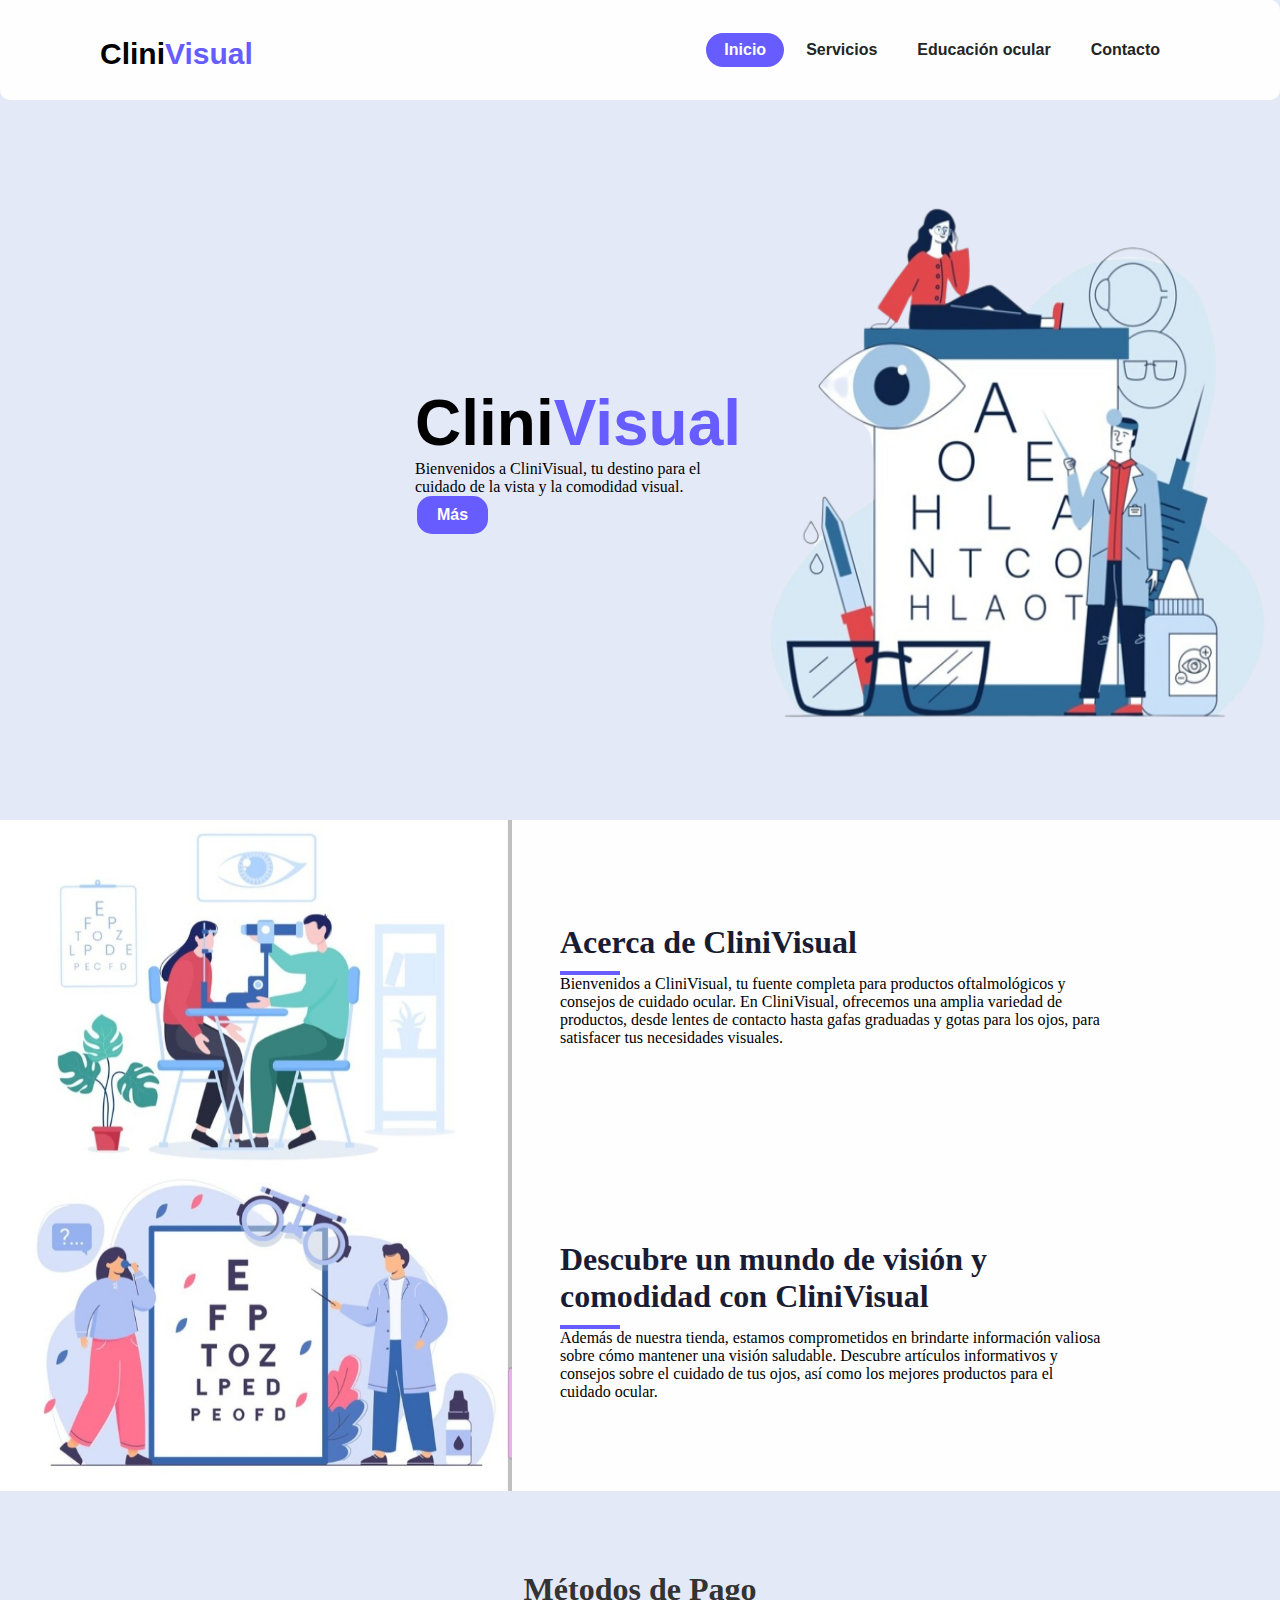
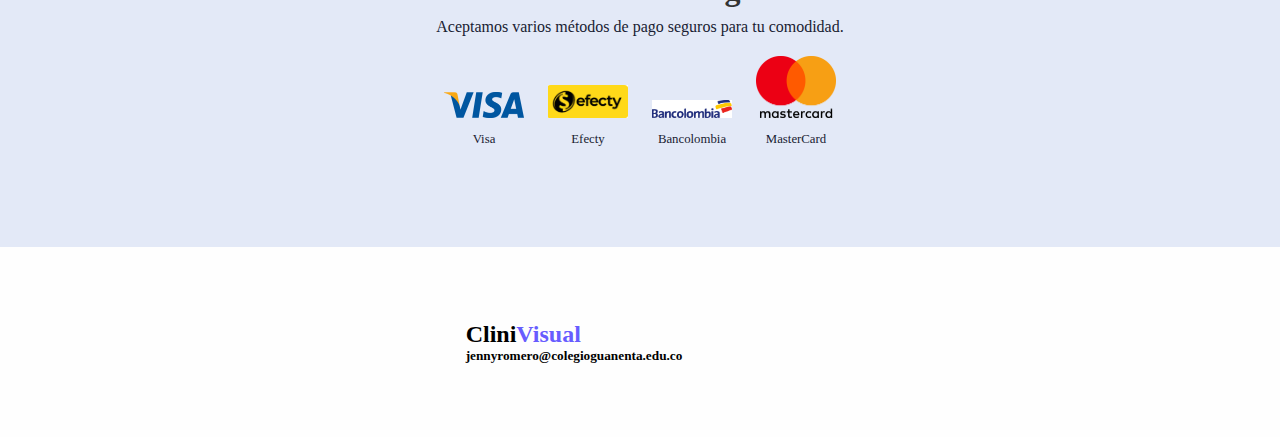
<file: index.html>
<!DOCTYPE html>
<html lang="en">
<head>
  <meta charset="UTF-8">
  <meta name="viewport" content="width=device-width, initial-scale=1.0">
  <meta http-equiv="X-UA-Compatible" content="ie=edge">
  <link rel="stylesheet" href="https://use.fontawesome.com/releases/v5.15.3/css/all.css" integrity="sha384-SZXxX4whJ79/gErwcOYf+zWLeJdY/qpuqC4cAa9rOGUstPomtqpuNWT9wdPEn2fk" crossorigin="anonymous">
  <title>CliniVisual</title>
  <link rel="stylesheet" href="css/style.css">
</head>
<body>
  
  <header>
    <div class="logo">
      <h4>Clini<span>Visual</span></h4>
    </div>
    <input type="checkbox" id="nav_check" hidden>
  
    <nav>
      <ul>
        <li><a href="index.html" class="active">Inicio</a></li>
        <li><a href="Servicios.html">Servicios</a></li>
        <li><a href="educación.html">Educación ocular</a></li>
        <li><a href="informacion.html">Contacto</a></li>
      </ul>
    </nav>
  </header>
  
<main class="main">
  <div class="info-content">
    <h1>Clini<span>Visual</span></h1>
    <p>Bienvenidos a CliniVisual, tu destino para el cuidado de la vista y la comodidad visual. </p>
    <a href="#about-info" class="button">Más</a>
  </div>
  <img src="imagen.png">
</main>

<div class="about">
  <img src="imagen3.jpg">
  <div class="about-info">
    <h2>Acerca de CliniVisual</h2>
    <div class="divider"></div>
    <p>Bienvenidos a CliniVisual, tu fuente completa para productos oftalmológicos y consejos de cuidado ocular. En CliniVisual, ofrecemos una amplia variedad de productos, desde lentes de contacto hasta gafas graduadas y gotas para los ojos, para satisfacer tus necesidades visuales.</p>
  </div>
</div>

<div class="about">
  <img src="imagen4.jpg">
  <div class="about-info">
    <h2>Descubre un mundo de visión y comodidad con CliniVisual</h2>
    <div class="divider"></div>
    <p>Además de nuestra tienda, estamos comprometidos en brindarte información valiosa sobre cómo mantener una visión saludable. Descubre artículos informativos y consejos sobre el cuidado de tus ojos, así como los mejores productos para el cuidado ocular.</p>
  </div>
</div>

<div class="payment-methods">
  <h2>Métodos de Pago</h2>
  <p>Aceptamos varios métodos de pago seguros para tu comodidad.</p>
  <div class="payment-method">
    <img src="Visa.png" alt="Visa">
    <p>Visa</p>
  </div>
  <div class="payment-method">
    <img src="efecty.png" alt="MasterCard">
    <p>Efecty</p>
  </div>
  <div class="payment-method">
    <img src="banco.png" alt="MasterCard">
    <p>Bancolombia</p>
  </div>
  <div class="payment-method">
    <img src="Mastercard.png" alt="MasterCard">
    <p>MasterCard</p>
  </div>
</div>

<footer class="footer">
  <div class="footer-content">
    <h2>Clini<span>Visual</span></h2>
    <h5>jennyromero@colegioguanenta.edu.co</h5>
  </div>
  <div class="social-network">
    <a href="#"><i class="fab fa-instagram"></i></a>
    <a href="#"><i class="fab fa-facebook"></i></a>
  </div>
</footer>

</body>
</html>
</file>
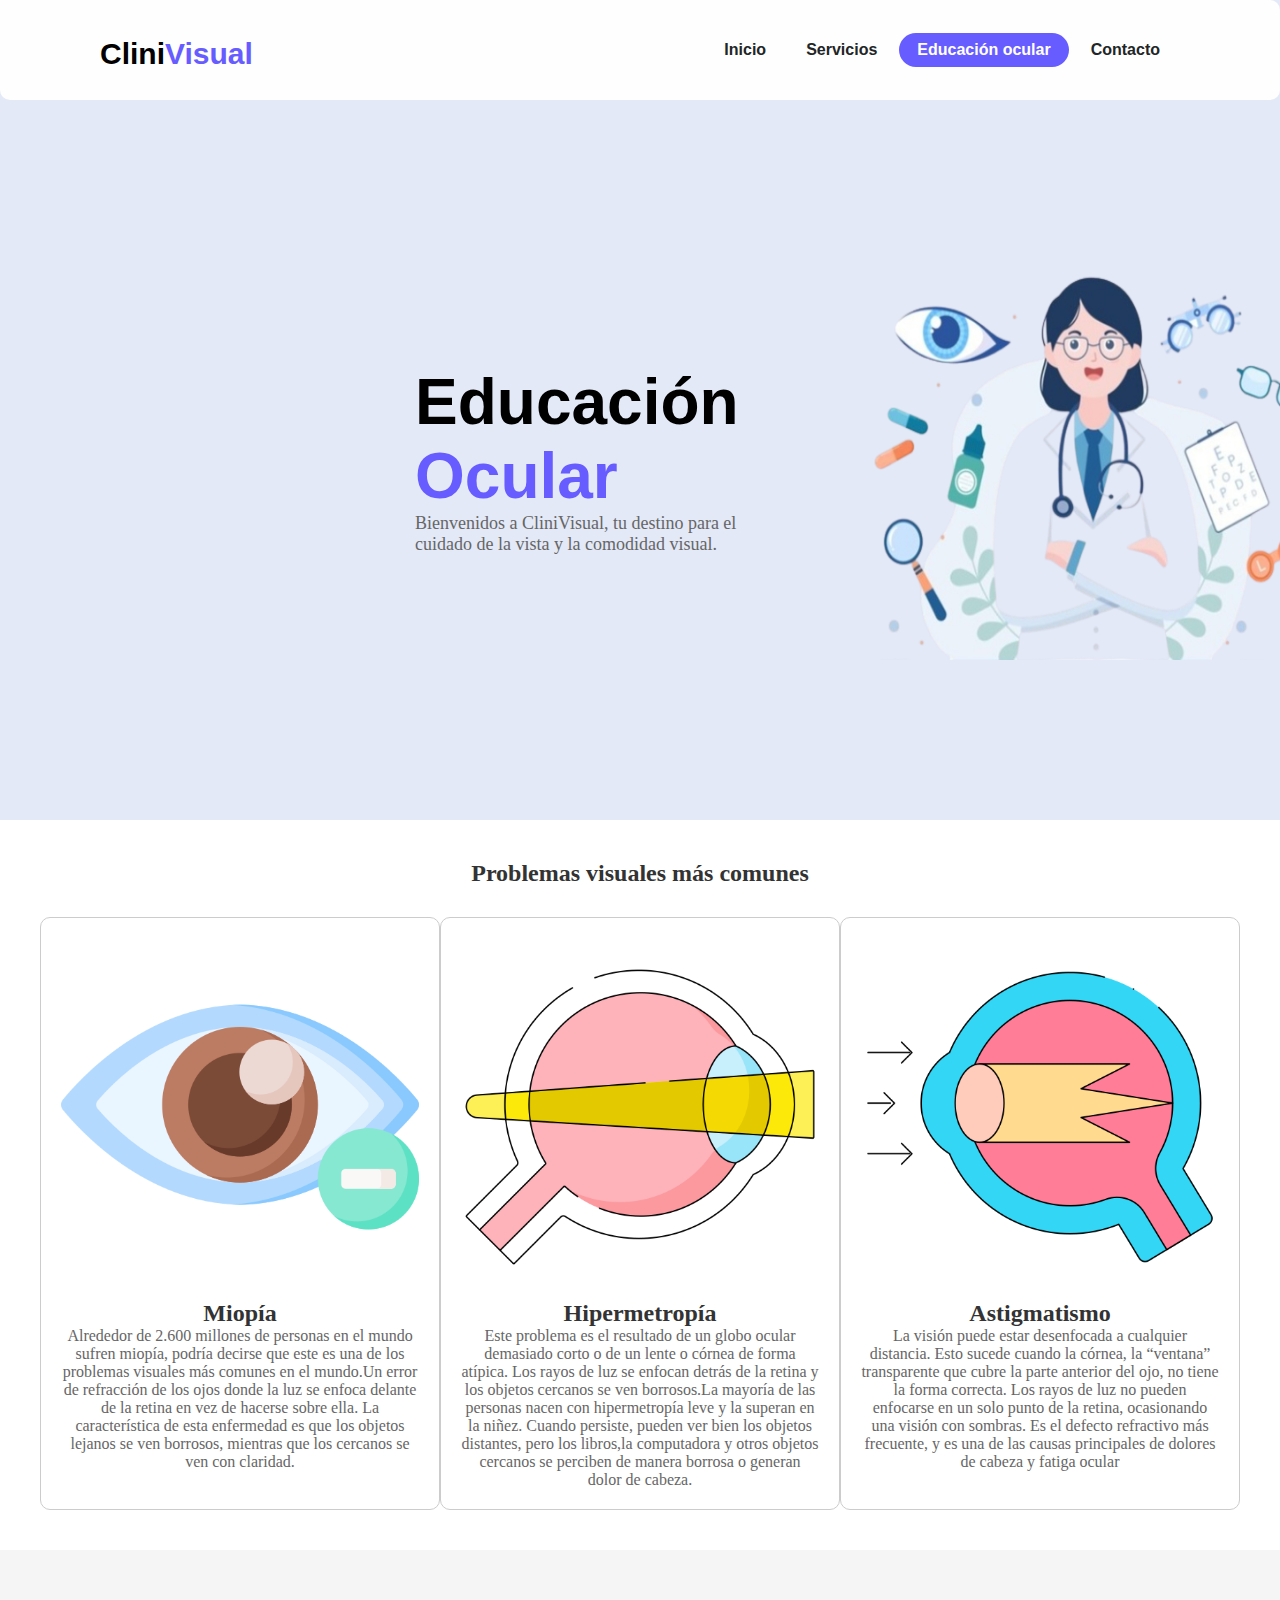
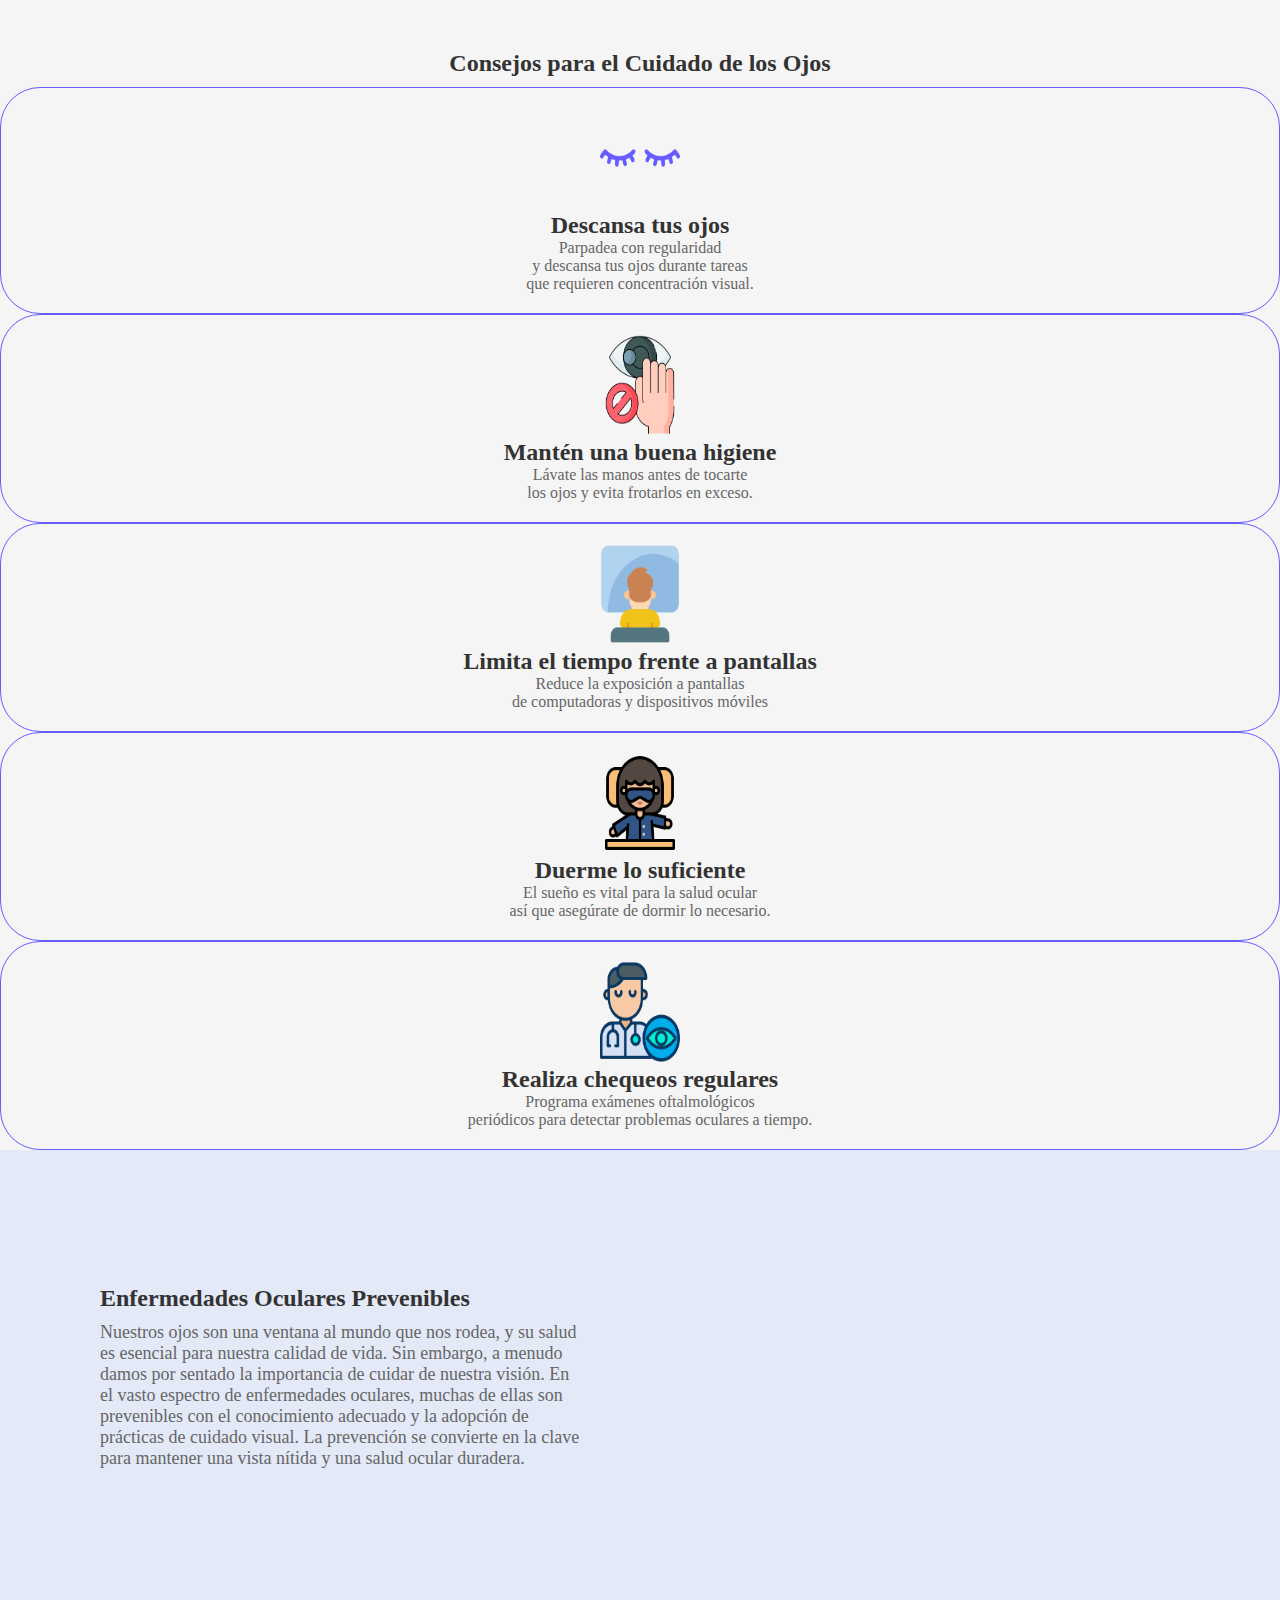
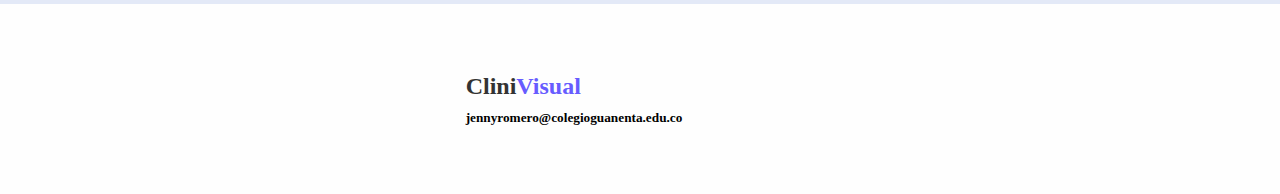
<file: educación.html>
<!DOCTYPE html>
<html lang="en">
<head>
  <meta charset="UTF-8">
  <meta name="viewport" content="width=device-width, initial-scale=1.0">
  <meta http-equiv="X-UA-Compatible" content="ie=edge">
  <link rel="stylesheet" href="https://use.fontawesome.com/releases/v5.15.3/css/all.css" integrity="sha384-SZXxX4whJ79/gErwcOYf+zWLeJdY/qpuqC4cAa9rOGUstPomtqpuNWT9wdPEn2fk" crossorigin="anonymous">
  <title>CliniVisual</title>
  <link rel="stylesheet" href="css/style3.css">
</head>
<body>
  
  <header>
    <div class="logo">
      <h4>Clini<span>Visual</span></h4>
    </div>
    <input type="checkbox" id="nav_check" hidden>
  
    <nav>
      <ul>
  <li><a href="index.html">Inicio</a></li>
  <li><a href="Servicios.html">Servicios</a></a></li>
   <li><a href="educacion.html" class="active">Educación ocular</a></li>
  <li><a href="informacion.html">Contacto</a></li>
</ul>
    </nav>
  </header>
  
  <main class="main">
  <div class="info-content">
    <h1>Educación<span> Ocular</span></h1>
    <p>Bienvenidos a CliniVisual, tu destino para el cuidado de la vista y la comodidad visual. </p>
  </div>
  <img src="../img/imagen5.png">
</main>

<div class="card-section">
  <div class="title">
    <h2>Problemas visuales más comunes</h2>
  </div>
  <div class="cards">
    <div class="card">
      <img src="../img/Miopia.png" alt="Imagen 1">
      <h3>Miopía</h3>
      <p>Alrededor de 2.600 millones de personas en el mundo sufren miopía, podría decirse que este es una de los problemas visuales más comunes en el mundo.Un error de refracción de los ojos donde la luz se enfoca delante de la retina en vez de hacerse sobre ella. La característica de esta enfermedad es que los objetos lejanos se ven borrosos, mientras que los cercanos se ven con claridad. </p>
    </div>
    <div class="card">
      <img src="../img/hipermetropia.png" alt="Imagen 2">
      <h3>Hipermetropía</h3>
      <p>Este problema es el resultado de un globo ocular demasiado corto o de un lente o córnea de forma atípica. Los rayos de luz se enfocan detrás de la retina y los objetos cercanos se ven borrosos.La mayoría de las personas nacen con hipermetropía leve y la superan en la niñez. Cuando persiste, pueden ver bien los objetos distantes, pero los libros,la computadora y otros objetos cercanos se perciben de manera borrosa o generan dolor de cabeza.</p>
    </div>
    <div class="card">
      <img src="../img/astigmatismo.png" alt="Imagen 3">
      <h3>Astigmatismo</h3>
      <p>La visión puede estar desenfocada a cualquier distancia. Esto sucede cuando la córnea, la “ventana” transparente que cubre la parte anterior del ojo, no tiene la forma correcta.
        Los rayos de luz no pueden enfocarse en
        un solo punto de la retina, ocasionando una visión con sombras. Es el defecto refractivo más frecuente, y es una de las causas principales de dolores de cabeza y fatiga ocular</p>
    </div>
  </div>
</div>

<div class="eye-care-section">
  <h2>Consejos para el Cuidado de los Ojos</h2>
  <div class="eye-care-card">
    <img src="../img/descansar.png" alt="Consejo 1">
    <h3>Descansa tus ojos</h3>
    <p>Parpadea con regularidad </p>
     <p>y descansa tus ojos durante tareas</p>
     <p>que requieren concentración visual.</p>
  </div>
  <div class="eye-care-card">
    <img src="../img/ojos.png" alt="Consejo 2">
    <h3>Mantén una buena higiene</h3>
    <p>Lávate las manos antes de tocarte<p/>
    <p>los ojos y evita frotarlos en exceso.</p>
  </div>
  <div class="eye-care-card">
    <img src="../img/pantalla.png" alt="Consejo 2">
    <h3>Limita el tiempo frente a pantallas</h3>
    <p>Reduce la exposición a pantallas </p>
    <p>de computadoras y dispositivos móviles</p>
  </div>
  <div class="eye-care-card">
    <img src="../img/dormido.png" alt="Consejo 2">
    <h3>Duerme lo suficiente</h3>
    <p>El sueño es vital para la salud ocular</p><p>así que asegúrate de dormir lo necesario.</p>
  </div>
  <div class="eye-care-card">
    <img src="../img/oftalmologo.png" alt="Consejo 2">
    <h3>Realiza chequeos regulares</h3>
    <p>Programa exámenes oftalmológicos </p>
    <p>periódicos para detectar problemas oculares a tiempo.</p>
  </div>
</div>

<section class="video-section">
  <div class="video-content">
    <h2>Enfermedades Oculares Prevenibles</h2>
    <p>Nuestros ojos son una ventana al mundo que nos rodea, y su salud es esencial para nuestra calidad de vida. Sin embargo, a menudo damos por sentado la importancia de cuidar de nuestra visión. En el vasto espectro de enfermedades oculares, muchas de ellas son prevenibles con el conocimiento adecuado y la adopción de prácticas de cuidado visual. La prevención se convierte en la clave para mantener una vista nítida y una salud ocular duradera.</p>
  </div>
  <div class="video-container">
    <iframe width="600" height="305" src="https://www.youtube.com/embed/uqiAeUyvXy8" frameborder="0" allowfullscreen></iframe>
  </div>
</section>

 <footer class="footer">
  <div class="footer-content">
    <h2>Clini<span>Visual</span></h2>
    <h5>jennyromero@colegioguanenta.edu.co</h5>
  </div>
  <div class="social-network">
    <a href="#"><i class="fab fa-instagram"></i></a>
    <a href="#"><i class="fab fa-facebook"></i></a>
  </div>
</footer>

  
</body>
</html>
</file>
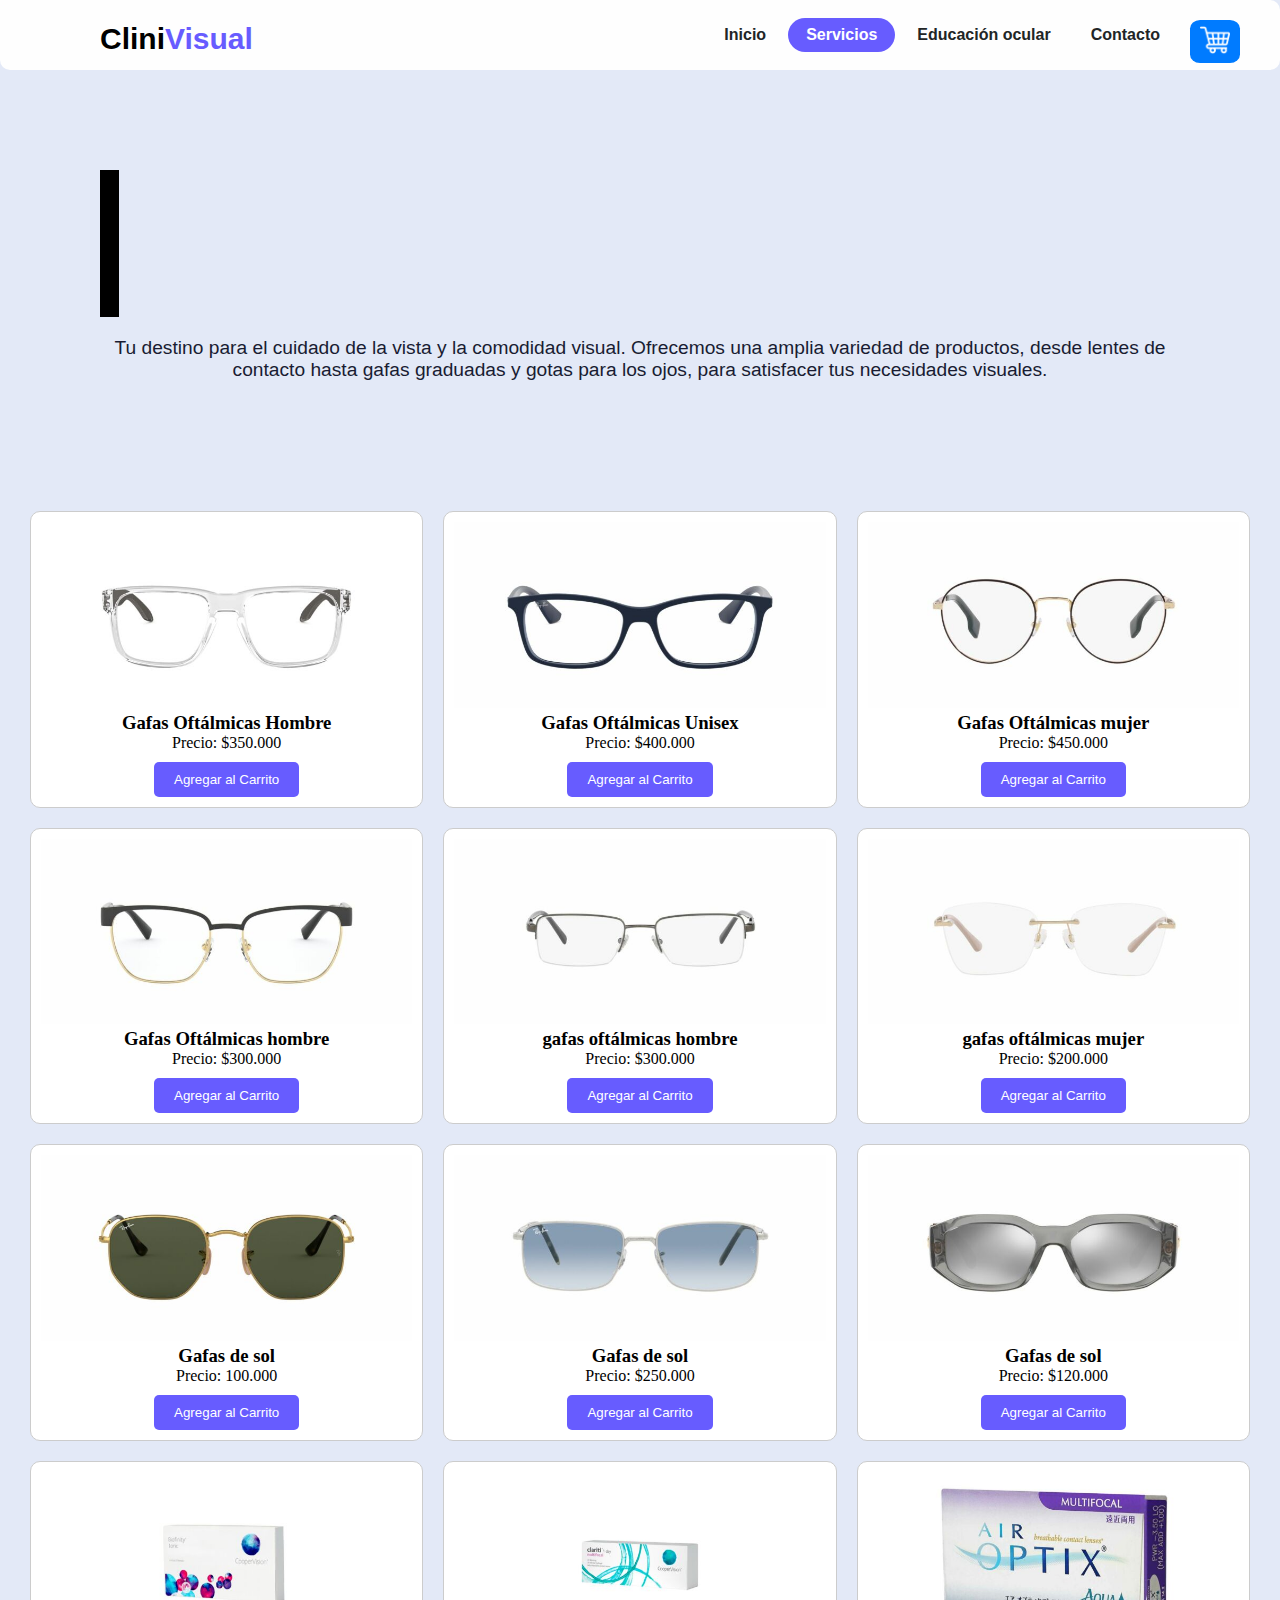
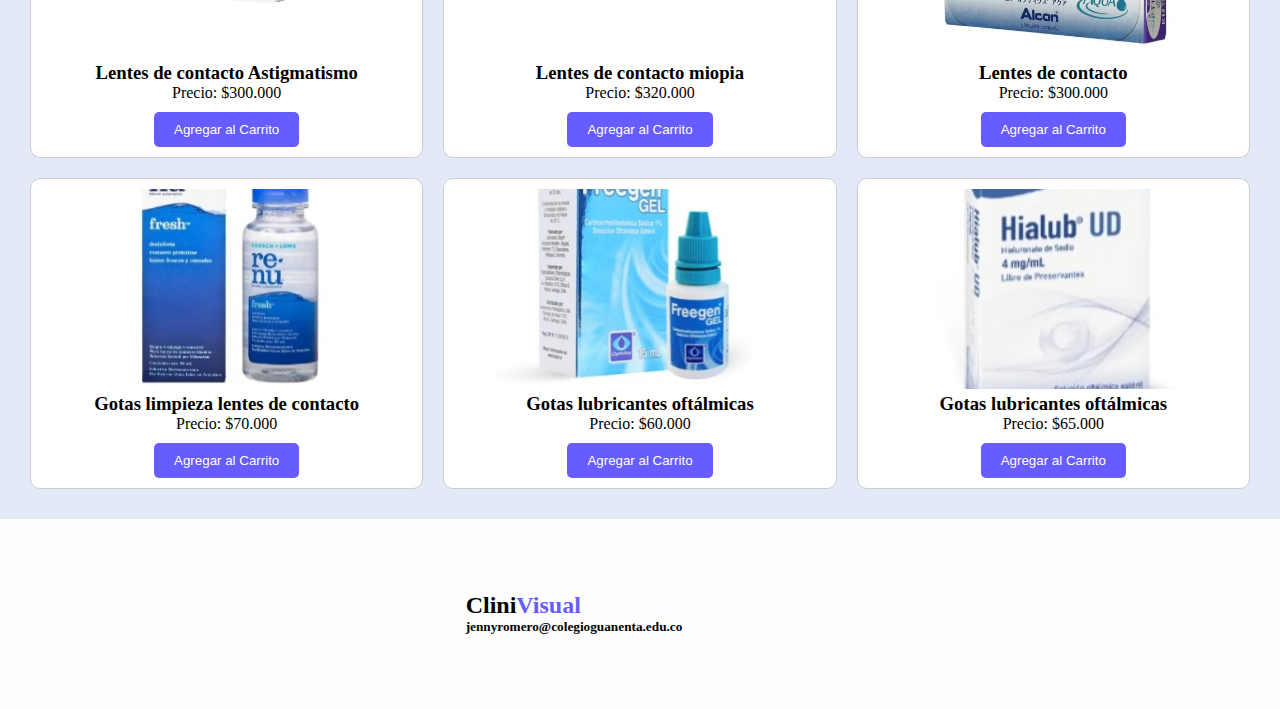
<file: servicios.html>
<!DOCTYPE html>
<html lang="en">
<head>
  <meta charset="UTF-8">
  <meta name="viewport" content="width=device-width, initial-scale=1.0">
  <meta http-equiv="X-UA-Compatible" content="ie=edge">
  <link rel="stylesheet" href="https://use.fontawesome.com/releases/v5.15.3/css/all.css" integrity="sha384-SZXxX4whJ79/gErwcOYf+zWLeJdY/qpuqC4cAa9rOGUstPomtqpuNWT9wdPEn2fk" crossorigin="anonymous">
  <title>CliniVisual</title>
  <link rel="stylesheet" href="css/style2.css">
</head>
<body>
  
  <header>
    <div class="logo">
      <h4>Clini<span>Visual</span></h4>
    </div>
    <input type="checkbox" id="nav_check" hidden>
  
    <nav>
      <ul>
  <li><a href="index.html">Inicio</a></li>
  <li><a href="Servicios.html" class="active">Servicios</a></li>
  <li><a href="educación.html">Educación ocular</a></li>
  <li><a href="informacion.html">Contacto</a></li>
</ul>
    </nav>
  </header>
  
  <div class="welcome">
  <button class="cart-button">
  <img src="carrito.png" alt="Carrito de Compras">
  </button>
  <h1 class="typing-effect">Bienvenido</h1>
  <p>Tu destino para el cuidado de la vista y la comodidad visual. Ofrecemos una amplia variedad de productos, desde lentes de contacto hasta gafas graduadas y gotas para los ojos, para satisfacer tus necesidades visuales.</p>
</div>

<div class="product-section">
  <div class="product-card">
    <img src="../img/producto1.jpg" alt="Producto 1">
    <h3>Gafas Oftálmicas Hombre</h3>
    <p>Precio: $350.000</p>
    <button class="add-to-cart-button">Agregar al Carrito</button>
  </div>
  
  <div class="product-card">
    <img src="../img/producto2.jpg" alt="Producto 2">
    <h3>Gafas Oftálmicas Unisex</h3>
    <p>Precio: $400.000</p>
    <button class="add-to-cart-button">Agregar al Carrito</button>
  </div>
  
   <div class="product-card">
    <img src="../img/producto3.jpg" alt="Producto 3">
    <h3>Gafas Oftálmicas mujer</h3>
    <p>Precio: $450.000</p>
    <button class="add-to-cart-button">Agregar al Carrito</button>
  </div>
  
    <div class="product-card">
    <img src="../img/producto4.jpg" alt="Producto 4">
    <h3>Gafas Oftálmicas hombre</h3>
    <p>Precio: $300.000</p>
    <button class="add-to-cart-button">Agregar al Carrito</button>
  </div>
  
    <div class="product-card">
    <img src="../img/producto5.jpg" alt="Producto 5">
    <h3>gafas oftálmicas hombre</h3>
    <p>Precio: $300.000</p>
    <button class="add-to-cart-button">Agregar al Carrito</button>
  </div>
  
   <div class="product-card">
    <img src="../img/producto6.jpg" alt="Producto 6">
    <h3>gafas oftálmicas mujer</h3>
    <p>Precio: $200.000</p>
    <button class="add-to-cart-button">Agregar al Carrito</button>
  </div>

   <div class="product-card">
    <img src="../img/producto7.jpg" alt="Producto 7">
    <h3>Gafas de sol</h3>
    <p>Precio: 100.000</p>
    <button class="add-to-cart-button">Agregar al Carrito</button>
  </div>
  
   <div class="product-card">
    <img src="../img/producto8.jpg" alt="Producto 8">
    <h3>Gafas de sol</h3>
    <p>Precio: $250.000</p>
    <button class="add-to-cart-button">Agregar al Carrito</button>
  </div>
  
   <div class="product-card">
    <img src="../img/producto9.jpg" alt="Producto 9">
    <h3>Gafas de sol</h3>
    <p>Precio: $120.000</p>
    <button class="add-to-cart-button">Agregar al Carrito</button>
  </div>
  
   <div class="product-card">
    <img src="../img/producto10.jpg" alt="Producto 10">
    <h3>Lentes de contacto Astigmatismo</h3>
    <p>Precio: $300.000</p>
    <button class="add-to-cart-button">Agregar al Carrito</button>
  </div>
  
    <div class="product-card">
    <img src="../img/producto11.jpg" alt="Producto 11">
    <h3>Lentes de contacto miopia</h3>
    <p>Precio: $320.000</p>
    <button class="add-to-cart-button">Agregar al Carrito</button>
  </div>
  
    <div class="product-card">
    <img src="../img/producto12.jpg" alt="Lentes de contacto">
    <h3>Lentes de contacto</h3>
    <p>Precio: $300.000</p>
    <button class="add-to-cart-button">Agregar al Carrito</button>
  </div>
  
  <div class="product-card">
    <img src="../img/producto13.jpg" alt="Producto 13">
    <h3>Gotas limpieza lentes de contacto</h3>
    <p>Precio: $70.000</p>
    <button class="add-to-cart-button">Agregar al Carrito</button>
  </div>
  
    <div class="product-card">
    <img src="../img/producto14.jpg" alt="Producto 14">
    <h3>Gotas lubricantes oftálmicas</h3>
    <p>Precio: $60.000</p>
    <button class="add-to-cart-button">Agregar al Carrito</button>
  </div>
  
  <div class="product-card">
    <img src="../img/producto15.jpg" alt="Producto 15">
    <h3>Gotas lubricantes oftálmicas</h3>
    <p>Precio: $65.000</p>
    <button class="add-to-cart-button">Agregar al Carrito</button>
  </div>
  
</div>

 <footer class="footer">
  <div class="footer-content">
    <h2>Clini<span>Visual</span></h2>
    <h5>jennyromero@colegioguanenta.edu.co</h5>
  </div>
  <div class="social-network">
    <a href="#"><i class="fab fa-instagram"></i></a>
    <a href="#"><i class="fab fa-facebook"></i></a>
  </div>
</footer>

  
</body>
</html>
</file>
<file: css/style.css>
* {
  margin: 0;
  padding: 0;
  box-sizing: border-box;
  text-decoration: none;
  list-style: none;
}

body {
  background: #e3e9f7;
  overflow-x: hidden;
}

header {
  width: 100%;
  height: 100px;
  background: #fefefe;
  display: flex;
  align-items: center;
  justify-content: space-between;
  padding: 0 100px;
  border-radius: 0 10px 10px ;
  margin: 0 auto;
}

.logo {
  width: 100px;
  margin-top: 8px;
}

h4 {
  color: #000;
  width: 100%;
  font-size: 30px;
  font-family: "Open Sans", sans-serif;
}

span {
  color: #675cff;
}

ul {
  display: flex;
  margin-left: 205px ;
}

a {
  color: #212526;
  display: block;
  margin: 0 2px;
  font-weight: 600;
  padding: 8px 18px;
  transition: 0.5s;
  border-radius: 30px;
  font-family: "Open Sans", sans-serif;
  position: relative;
}

.active {
  background: #675cff;
  color: white;
}

a:hover {
  color: white; 
  background: #675cff;
}

a:hover::before {
  content: "";
  position: absolute;
  top: -5px;
  right: -5px;
  bottom: -5px;
  left: -5px;
  background: #675cff;
  border-radius: 30px;
  z-index: -1;
}

.main {
  margin: 0 auto;
  width: 50vh;
  height: 80vh;
  display: grid;
  grid-template-columns: repeat(2, 1fr);
  align-items: center;
}

.main h1 {
  font-size: clamp(3vw, 4em, 4em);
  font-family: "Arial", sans-serif; 
  color: #000; 
}

span {
  color: #675cff;
}

.main img {
  width: 552px;
  height: 520px;
}

.button {
  color: #fff;
  background-color: #675cff;
  text-decoration: none;
  padding: 10px 20px;
  font-weight: 600;
  border-radius: 15px;
  font-family: "Open Sans", sans-serif;
  transition: 0.5s;
  display: inline-block;
}

.button:hover {
  background-color: #3498DB;
}

.about {
    display: grid;
    grid-template-columns: repeat(10, 1fr);
    width: 100vw;
    align-items: center;
    background: #fefefe;
}

.about img {
    width: 100%;
    grid-column: 1/5;
}

.about-info {
    grid-column: 5/10;
    padding: 2em;
    padding: 3em;
}

.about-info h2 {
    font-size: 2em;
    color: #191c32;
}

.divider {
    height: 4px;
    width: 60px;
    background-color: #675cff;
    margin-top: 10px  
}

.about p {
    margin-bottom: 1em;
}

.payment-methods {
  background-color: #e3e9f7;;
  padding: 5em;
  text-align: center;
}

.payment-methods h2 {
  font-size: 2em;
  color: #333;
}

.payment-methods p {
  font-size: 1em;
  color: #191c32;
  margin: 10px 0;
}

.payment-method {
  display: inline-block;
  margin: 10px;
}

.payment-method img {
  max-width: 80px;
}

.payment-method p {
  font-size: 0.8em;
  color: #191c32;
}

.footer {
  display: flex;
  justify-content: center;
  align-items: center;
  width: 100vw;
  height: 190px;
  background: #fefefe;
}

.social-network {
  display: flex;  
  align-items: center;  
  margin-top: 20px;
  padding: 10px;  
}

.social-network a {
  font-size: 1.5em;
  margin: 0 10px;
  color: #212526;
  text-decoration: none;
}

.social-network a:hover {
  color: #675cff;
}

.follow-us {
  font-size: 1em;
  margin-left: 10px;  
}
</file>
<file: css/style3.css>
* {
  margin: 0;
  padding: 0;
  box-sizing: border-box;
  text-decoration: none;
  list-style: none;
}

body {
  background: #e3e9f7;
  overflow-x: hidden;
}

header {
  width: 100%;
  height: 100px;
  background: #fefefe;
  display: flex;
  align-items: center;
  justify-content: space-between;
  padding: 0 100px;
  border-radius: 0 10px 10px ;
  margin: 0 auto;
}

.logo {
  width: 100px;
  margin-top: 8px;
}

h4 {
  color: #000;
  width: 100%;
  font-size: 30px;
  font-family: "Open Sans", sans-serif;
}

span {
  color: #675cff;
}

ul {
  display: flex;
  margin-left: 205px ;
}

a {
  color: #212526;
  display: block;
  margin: 0 2px;
  font-weight: 600;
  padding: 8px 18px;
  transition: 0.5s;
  border-radius: 30px;
  font-family: "Open Sans", sans-serif;
  position: relative;
}

.active {
  background: #675cff;
  color: white;
}

a:hover {
  color: white; 
  background: #675cff;
}

a:hover::before {
  content: "";
  position: absolute;
  top: -5px;
  right: -5px;
  bottom: -5px;
  left: -5px;
  background: #675cff;
  border-radius: 30px;
  z-index: -1;
}

.main {
  margin: 0 auto;
  width: 50vh;
  height: 80vh;
  display: grid;
  grid-template-columns: repeat(2, 1fr);
  align-items: center;
}

.main h1 {
  font-size: clamp(3vw, 5em, 4em);
  font-family: "Arial", sans-serif; 
  color: #000; 
}

span {
  color: #675cff;
}

.main img {
  width: 580px;
  height: 400px;
  margin-left: 60px;
}

.card-section {
  display: flex;
  flex-direction: column;
  background-color: #ffffff;
  padding: 40px;
}

.title {
  text-align: center;
  margin-bottom: 20px;
}

h2 {
  font-size: 3em;
  color: #333;
}

.cards {
  display: flex;
  justify-content: space-between;
}

.card {
  width: 100%;
  padding: 20px;
  border: 1px solid #ccc;
  border-radius: 10px;
  text-align: center;
}

.card:hover {
  transform: scale(1.1); 
  box-shadow: 0 0 20px rgba(103, 92, 255, 0.5);
  transition: transform 0.3s ease-in-out, box-shadow 0.3s ease-in-out; 
}

.card img {
  max-width: 100%;
  height: auto;
}

.card h3 {
  font-size: 1.5em;
  color: #333;
}

.card p {
  font-size: 1em;
  color: #666;
}

.eye-care-section {
  background-color: #f5f5f5; 
  padding-top: 100px;
  text-align: center;
}

.eye-care-card {
  padding: 20px;
  border: 1px solid #675cff;
  border-radius: 40px;
  text-align: center;
  margin: auto;
}

.eye-care-card img {
  width: 80px;
  height: 100px;
}

.eye-care-card h3 {
  font-size: 1.5em;
  color: #333;
}

.eye-care-card p {
  font-size: 1em;
  color: #666;
}

.footer {
  display: flex;
  justify-content: center;
  align-items: center;
  width: 100vw;
  height: 190px;
  background: #fefefe;
}

.social-network {
  display: flex;  
  align-items: center;  
  margin-top: 20px;
  padding: 10px;  
}

.social-network a {
  font-size: 1.5em;
  margin: 0 10px;
  color: #212526;
  text-decoration: none;
}

.social-network a:hover {
  color: #675cff;
}

.follow-us {
  font-size: 1em;
  margin-left: 10px;  
}

.video-section {
  display: flex;
  justify-content: space-between;
  align-items: center;
  padding: 80px;
}

.video-content {
  flex: 1;
  padding: 20px;
}

h2 {
  font-size: 24px;
  color: #333;
  margin-bottom: 10px;
}

p {
  font-size: 18px;
  color: #666;
}

.video-container {
  flex: 1;
}

iframe {
  max-width: 100%;
  max-width: 900px;
  height: 290px;
}
</file>
<file: css/style2.css>
* {
  margin: 0;
  padding: 0;
  box-sizing: border-box;
  text-decoration: none;
  list-style: none;
}

body {
  background: #e3e9f7;
}

header {
  width: 100%;
  height: 70px;
  background: #fefefe;
  display: flex;
  align-items: center;
  justify-content: space-between;
  padding: 0 100px;
  border-radius: 0 10px 10px ;
  margin: 0 auto;
}

.logo {
  width: 100px;
  margin-top: 8px;
}

h4 {
  color: #000;
  width: 100%;
  font-size: 30px;
  font-family: "Open Sans", sans-serif;
}

span {
  color: #675cff;
}

ul {
  display: flex;
  margin-left: 205px ;
}

a {
  color: #212526;
  display: block;
  margin: 0 2px;
  font-weight: 600;
  padding: 8px 18px;
  transition: 0.5s;
  border-radius: 30px;
  font-family: "Open Sans", sans-serif;
  position: relative;
}

.active {
  background: #675cff;
  color: white;
}

a:hover {
  color: white; 
  background: #675cff;
}

a:hover::before {
  content: "";
  position: absolute;
  top: -5px;
  right: -5px;
  bottom: -5px;
  left: -5px;
  background: #675cff;
  border-radius: 30px;
  z-index: -1;
}

.welcome {
  text-align: center;
  padding: 100px;
}

.typing-effect {
  font-size: 8em;
  color: #675cff;
  font-family: "Arial", sans-serif;
  overflow: hidden; 
  white-space: nowrap; 
  border-right: 0.15em solid #000; 
  width: 0; 
  animation: typing 3s steps(10) infinite;
}

@keyframes typing {
  0% { width: 0; }
  20% { width: 0; }
  60% { width: 100%; }
  100% { width: 100%; }
}

.welcome p {
  font-size: 1.2em;
  color: #191c32;
  font-family: "Open Sans", sans-serif;
  margin-top: 20px;
}

.cart-button {
  background:  #007bff;
  border: none;
  cursor: pointer;
  position: absolute;
  top: 20px; 
  right: 40px; 
  padding: 5px 10px; 
  border-radius: 20%;
}

.cart-button img {
  width: 30px; 
  height: auto; 
  }
  
  .product-section {
  display: flex;
  flex-wrap: wrap;
  justify-content: space-around;
  padding: 20px;
}

.product-card {
  width: calc(33.33% - 20px); 
  margin: 10px;
  padding: 10px;
  border: 1px solid #ccc;
  border-radius: 10px;
  text-align: center;
  box-sizing: border-box; 
  background-color: #fff; 
  transition: all 0.30s ease; 
  box-shadow: 0 0 10px rgba(0, 0, 255, 0); 
}

.product-card:hover {
  transform: scale(1.03); 
 box-shadow: 10px 10px 40px DeepSkyBlue;
}

.product-card img {
  width: 100%;
  max-height: 200px;
  object-fit: cover;
}

.add-to-cart-button {
  background-color: #675cff;
  color: white;
  padding: 10px 20px;
  border: none;
  border-radius: 5px;
  cursor: pointer;
  margin-top: 10px;
}

.add-to-cart-button:hover {
  background-color: #3498DB;
}

.footer {
  display: flex;
  justify-content: center;
  align-items: center;
  width: 100vw;
  height: 190px;
  background: #fefefe;
}

.social-network {
  display: flex;  
  align-items: center;  
  margin-top: 20px;
  padding: 10px;  
}

.social-network a {
  font-size: 1.5em;
  margin: 0 10px;
  color: #212526;
  text-decoration: none;
}

.social-network a:hover {
  color: #675cff;
}

.follow-us {
  font-size: 1em;
  margin-left: 10px;  
}
</file>
